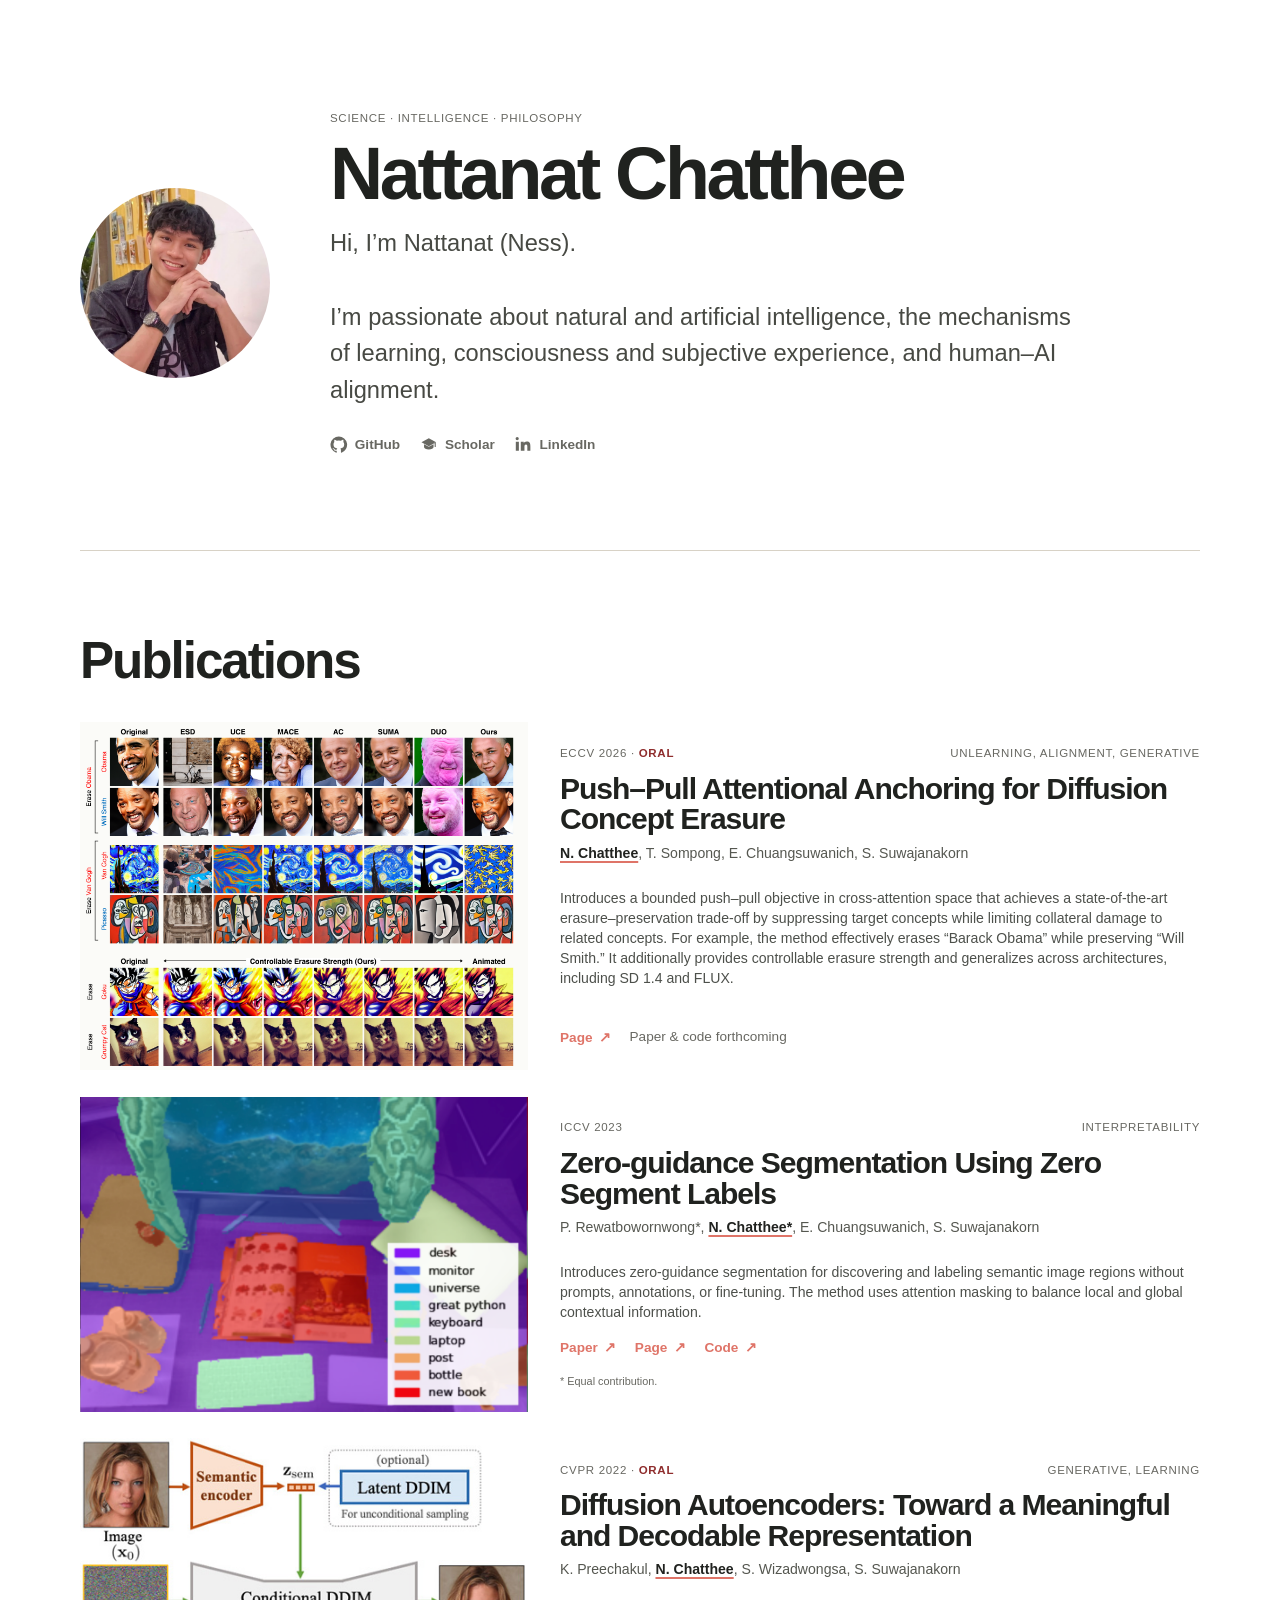
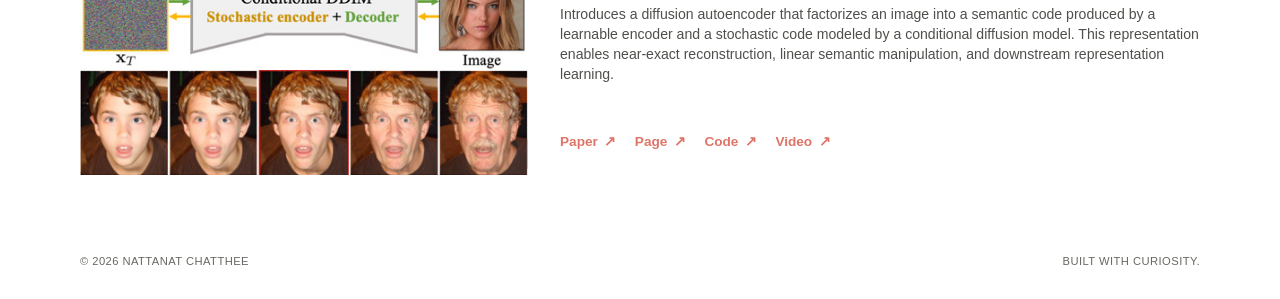
<file: index.html>
<!doctype html>
<html lang="en">
  <head>
    <meta charset="UTF-8" />
    <meta name="viewport" content="width=device-width, initial-scale=1.0" />
    <meta name="description" content="Nattanat Chatthee — research in artificial intelligence, learning mechanisms, artificial consciousness, and human–AI alignment." />
    <meta name="theme-color" content="#f7f4ee" />
    <link rel="icon" type="image/png" href="assets/n-logo.png" />
    <link rel="apple-touch-icon" href="assets/n-logo.png" />
    <title>Nattanat Chatthee</title>
    <link rel="preconnect" href="https://fonts.googleapis.com" />
    <link rel="preconnect" href="https://fonts.gstatic.com" crossorigin />
    <link href="https://fonts.googleapis.com/css2?family=DM+Mono:wght@400;500&family=DM+Sans:wght@400;500;600;700&family=Newsreader:opsz,wght@6..72,500;6..72,600&display=swap" rel="stylesheet" />
    <link rel="stylesheet" href="styles.css" />
  </head>
  <body>
    <a class="skip-link" href="#publications">Skip to publications</a>
    <main class="site-shell">
      <header class="intro" aria-labelledby="site-title">
        <div class="portrait-frame">
          <img src="assets/profile.png" alt="Portrait of Nattanat Chatthee" />
        </div>
        <div class="intro-copy">
          <p class="eyebrow">Science · Intelligence · Philosophy</p>
          <h1 id="site-title">Nattanat Chatthee</h1>
          <p class="bio">Hi, I’m Nattanat (Ness).<br /><br />I’m passionate about natural and artificial intelligence, the mechanisms of learning, consciousness and subjective experience, and human–AI alignment.</p>
          <nav class="social-links" aria-label="Profile links">
            <a href="https://github.com/nessessence" target="_blank" rel="noreferrer" aria-label="GitHub profile">
              <svg aria-hidden="true" viewBox="0 0 24 24"><path d="M12 .6a11.4 11.4 0 0 0-3.6 22.2c.57.1.78-.25.78-.55v-2.14c-3.17.69-3.84-1.34-3.84-1.34-.52-1.31-1.27-1.66-1.27-1.66-1.04-.71.08-.7.08-.7 1.15.08 1.76 1.18 1.76 1.18 1.02 1.75 2.68 1.25 3.33.96.1-.74.4-1.25.73-1.54-2.53-.29-5.19-1.27-5.19-5.65 0-1.25.45-2.27 1.18-3.07-.12-.29-.51-1.45.11-3.02 0 0 .96-.31 3.14 1.17a10.9 10.9 0 0 1 5.72 0c2.18-1.48 3.14-1.17 3.14-1.17.62 1.57.23 2.73.11 3.02.73.8 1.18 1.82 1.18 3.07 0 4.39-2.67 5.35-5.21 5.63.41.35.78 1.04.78 2.1v3.12c0 .3.2.66.79.55A11.4 11.4 0 0 0 12 .6Z" /></svg>
              <span>GitHub</span>
            </a>
            <a href="https://scholar.google.com/citations?user=8P0B5VkAAAAJ&amp;hl=en" target="_blank" rel="noreferrer" aria-label="Google Scholar profile">
              <svg aria-hidden="true" viewBox="0 0 24 24"><path d="m12 3 10 5.5-10 5.5L2 8.5 12 3Zm-6.5 8.25V15c0 1.9 2.9 3.5 6.5 3.5s6.5-1.6 6.5-3.5v-3.75L12 14.7l-6.5-3.45ZM20 9v6h1.5V9H20Z" /></svg>
              <span>Scholar</span>
            </a>
            <a href="https://www.linkedin.com/in/nattanat-chatthee/" target="_blank" rel="noreferrer" aria-label="LinkedIn profile">
              <svg aria-hidden="true" viewBox="0 0 24 24"><path d="M5.2 3.5A2.2 2.2 0 1 1 .8 3.5a2.2 2.2 0 0 1 4.4 0ZM1.1 8h4.2v12H1.1V8Zm6.8 0h4v1.64h.06c.56-1.06 1.93-2.18 3.98-2.18 4.25 0 5.03 2.8 5.03 6.43V20h-4.16v-5.42c0-1.3-.03-2.97-1.81-2.97-1.82 0-2.1 1.42-2.1 2.88V20H7.9V8Z" /></svg>
              <span>LinkedIn</span>
            </a>
          </nav>
        </div>
      </header>

      <div class="section-heading">
        <h2 id="publications">Publications</h2>
      </div>

      <section class="publications" aria-labelledby="publications">
        <article class="publication-card accent-coral">
          <div class="publication-visual tall-visual">
            <img src="assets/push-pull.png" alt="Visual comparison of concept erasure methods across portraits, paintings, animated characters, and cats" />
          </div>
          <div class="publication-content">
            <div class="publication-meta"><span>ECCV 2026 · <span class="oral">Oral</span></span><span>Unlearning, Alignment, Generative</span></div>
            <h3>Push–Pull Attentional Anchoring for Diffusion Concept Erasure</h3>
            <p class="authors"><span class="author-highlight">N. Chatthee</span>, T. Sompong, E. Chuangsuwanich, S. Suwajanakorn</p>
            <p class="description">Introduces a bounded push–pull objective in cross-attention space that achieves a state-of-the-art erasure–preservation trade-off by suppressing target concepts while limiting collateral damage to related concepts. For example, the method effectively erases “Barack Obama” while preserving “Will Smith.” It additionally provides controllable erasure strength and generalizes across architectures, including SD 1.4 and FLUX.</p>
            <div class="card-links">
              <a href="https://push-pull-concept-eraser.github.io/" target="_blank" rel="noreferrer">Page <span aria-hidden="true">↗</span></a>
              <span class="unpublished">Paper &amp; code forthcoming</span>
            </div>
          </div>
        </article>

        <article class="publication-card accent-blue">
          <div class="publication-visual wide-visual">
            <img src="assets/zero-guidance.png" alt="Snake scene segmented into labeled regions including desk, monitor, universe, great python, keyboard, laptop, post, bottle, and new book" />
          </div>
          <div class="publication-content">
            <div class="publication-meta"><span>ICCV 2023</span><span>Interpretability</span></div>
            <h3>Zero-guidance Segmentation Using Zero Segment Labels</h3>
            <p class="authors">P. Rewatbowornwong*, <span class="author-highlight">N. Chatthee*</span>, E. Chuangsuwanich, S. Suwajanakorn</p>
            <p class="description">Introduces zero-guidance segmentation for discovering and labeling semantic image regions without prompts, annotations, or fine-tuning. The method uses attention masking to balance local and global contextual information.</p>
            <div class="card-links">
              <a href="https://arxiv.org/abs/2303.13396" target="_blank" rel="noreferrer">Paper <span aria-hidden="true">↗</span></a>
              <a href="https://zero-guide-seg.github.io/" target="_blank" rel="noreferrer">Page <span aria-hidden="true">↗</span></a>
              <a href="https://github.com/nessessence/ZeroGuidanceSeg" target="_blank" rel="noreferrer">Code <span aria-hidden="true">↗</span></a>
            </div>
            <p class="footnote">* Equal contribution.</p>
          </div>
        </article>

        <article class="publication-card accent-yellow">
          <div class="publication-visual wide-visual">
            <img src="assets/diffusion-autoencoders.png" alt="Diffusion autoencoder diagram showing a semantic encoder, latent DDIM, stochastic encoder, decoder, and reconstructed images" />
          </div>
          <div class="publication-content">
            <div class="publication-meta"><span>CVPR 2022 · <span class="oral">Oral</span></span><span>Generative, Learning</span></div>
            <h3>Diffusion Autoencoders: Toward a Meaningful and Decodable Representation</h3>
            <p class="authors">K. Preechakul, <span class="author-highlight">N. Chatthee</span>, S. Wizadwongsa, S. Suwajanakorn</p>
            <p class="description">Introduces a diffusion autoencoder that factorizes an image into a semantic code produced by a learnable encoder and a stochastic code modeled by a conditional diffusion model. This representation enables near-exact reconstruction, linear semantic manipulation, and downstream representation learning.</p>
            <div class="card-links">
              <a href="https://arxiv.org/abs/2206.08892" target="_blank" rel="noreferrer">Paper <span aria-hidden="true">↗</span></a>
              <a href="https://diff-ae.github.io/" target="_blank" rel="noreferrer">Page <span aria-hidden="true">↗</span></a>
              <a href="https://github.com/konpatp/diffae" target="_blank" rel="noreferrer">Code <span aria-hidden="true">↗</span></a>
              <a href="https://youtu.be/i3rjEsiHoUU" target="_blank" rel="noreferrer">Video <span aria-hidden="true">↗</span></a>
            </div>
          </div>
        </article>
      </section>

      <footer>
        <span>© 2026 Nattanat Chatthee</span>
        <span>Built with curiosity.</span>
      </footer>
    </main>
  </body>
</html>
</file>
<file: styles.css>
:root {
  --paper: #ffffff;
  --paper-deep: #ffffff;
  --ink: #20221f;
  --muted: #686862;
  --line: #d8d2c6;
  --coral: #df7468;
  --blue: #4c83a9;
  --yellow: #c9a638;
  --dark-red: #8f2d2d;
  --abadi: "Abadi", "Abadi MT Condensed Light", "Trebuchet MS", Arial, sans-serif;
  --serif: var(--abadi);
  --sans: var(--abadi);
  --mono: var(--abadi);
}

* { box-sizing: border-box; }
html { scroll-behavior: smooth; }
body { margin: 0; background: var(--paper); color: var(--ink); font-family: var(--sans); }
a { color: inherit; }
.skip-link { position: fixed; top: 1rem; left: 1rem; z-index: 2; transform: translateY(-200%); background: var(--ink); color: var(--paper); padding: .7rem 1rem; border-radius: 3px; }
.skip-link:focus { transform: translateY(0); }
.site-shell { width: min(100% - 3rem, 1120px); margin: 0 auto; }
.intro { display: grid; grid-template-columns: 190px 1fr; gap: 3.75rem; align-items: center; padding: 7rem 0 6rem; border-bottom: 1px solid var(--line); }
.portrait-frame { width: 190px; height: 190px; overflow: hidden; border-radius: 50%; background: var(--paper-deep); }
.portrait-frame img { width: 100%; height: 100%; object-fit: cover; object-position: center 24%; }
.eyebrow, .publication-meta, .section-count { color: var(--muted); font-family: var(--mono); font-size: .72rem; letter-spacing: .06em; text-transform: uppercase; }
.oral { color: var(--dark-red); font-weight: 700; }
.eyebrow { margin: 0 0 1rem; }
h1, h2, h3, p { margin-top: 0; }
h1 { max-width: 100%; margin-bottom: 1.1rem; font-family: var(--serif); font-size: clamp(3rem, 5.8vw, 4.6rem); font-weight: 600; letter-spacing: -.045em; line-height: .92; white-space: nowrap; }
.bio { max-width: 760px; margin-bottom: 1.7rem; color: #474943; font-size: clamp(1.15rem, 2vw, 1.48rem); line-height: 1.55; }
.social-links { display: flex; gap: 1.25rem; flex-wrap: wrap; }
.social-links a, .card-links a { text-decoration: none; }
.social-links a { display: inline-flex; align-items: center; gap: .45rem; color: var(--muted); font-size: .85rem; font-weight: 600; }
.social-links svg { width: 1.1rem; height: 1.1rem; fill: currentColor; }
.social-links a:hover, .card-links a:hover { color: var(--coral); }
.section-heading { display: flex; justify-content: space-between; align-items: end; padding: 5rem 0 2rem; }
.section-heading .eyebrow { margin-bottom: .45rem; }
h2 { margin-bottom: 0; font-family: var(--serif); font-size: clamp(2.3rem, 4vw, 3.3rem); letter-spacing: -.04em; }
.section-count { padding-bottom: .4rem; }
.publications { display: grid; gap: 1.6rem; }
.publication-card { display: grid; grid-template-columns: minmax(0, .8fr) minmax(0, 1.2fr); align-items: stretch; }
.publication-visual { min-height: 0; background: var(--paper-deep); display: flex; align-items: center; justify-content: center; overflow: hidden; }
.publication-visual img { display: block; width: 100%; height: 100%; object-fit: contain; }
.publication-content { display: flex; flex-direction: column; padding: clamp(1.15rem, 2vw, 1.75rem) 0 clamp(1.15rem, 2vw, 1.75rem) clamp(1.35rem, 2.5vw, 2.1rem); }
.publication-meta { display: flex; justify-content: space-between; gap: 1rem; margin-bottom: .9rem; }
h3 { margin-bottom: .55rem; font-family: var(--serif); font-size: clamp(1.45rem, 2.35vw, 2rem); letter-spacing: -.035em; line-height: 1.02; }
.authors { color: #555750; font-size: .88rem; line-height: 1.4; }
.author-highlight { color: var(--ink); font-weight: 700; text-decoration: underline; text-decoration-color: var(--coral); text-decoration-thickness: 2px; text-underline-offset: 3px; }
.description { margin: .7rem 0 1rem; color: #4d504b; font-size: .88rem; line-height: 1.42; }
.card-links { display: flex; flex-wrap: wrap; gap: .55rem 1.15rem; margin-top: auto; font-size: .85rem; font-weight: 600; }
.card-links a { color: var(--coral); }
.card-links a span { display: inline-block; margin-left: .18rem; transition: transform .2s ease; }
.card-links a:hover span { transform: translate(2px, -2px); }
.unpublished { color: var(--muted); font-weight: 400; }
.footnote { margin: 1.25rem 0 0; color: var(--muted); font-family: var(--mono); font-size: .68rem; }
footer { display: flex; justify-content: space-between; gap: 1rem; padding: 5rem 0 2rem; color: var(--muted); font-family: var(--mono); font-size: .7rem; text-transform: uppercase; letter-spacing: .04em; }
:focus-visible { outline: 3px solid var(--blue); outline-offset: 4px; }
@media (max-width: 800px) {
  .site-shell { width: min(100% - 2rem, 680px); }
  .intro { grid-template-columns: 1fr; gap: 2rem; padding: 4rem 0; }
  .portrait-frame { width: 140px; height: 140px; }
  h1 { white-space: normal; font-size: clamp(2.8rem, 12vw, 4.6rem); }
  .publication-card { grid-template-columns: 1fr; }
  .publication-visual { min-height: 220px; }
  .publication-content { padding: 1.25rem 0 1.5rem; }
}
@media (max-width: 480px) {
  .section-heading { align-items: start; flex-direction: column; gap: .65rem; }
  .publication-meta { flex-direction: column; gap: .35rem; }
  footer { flex-direction: column; padding-top: 3rem; }
}
</file>
